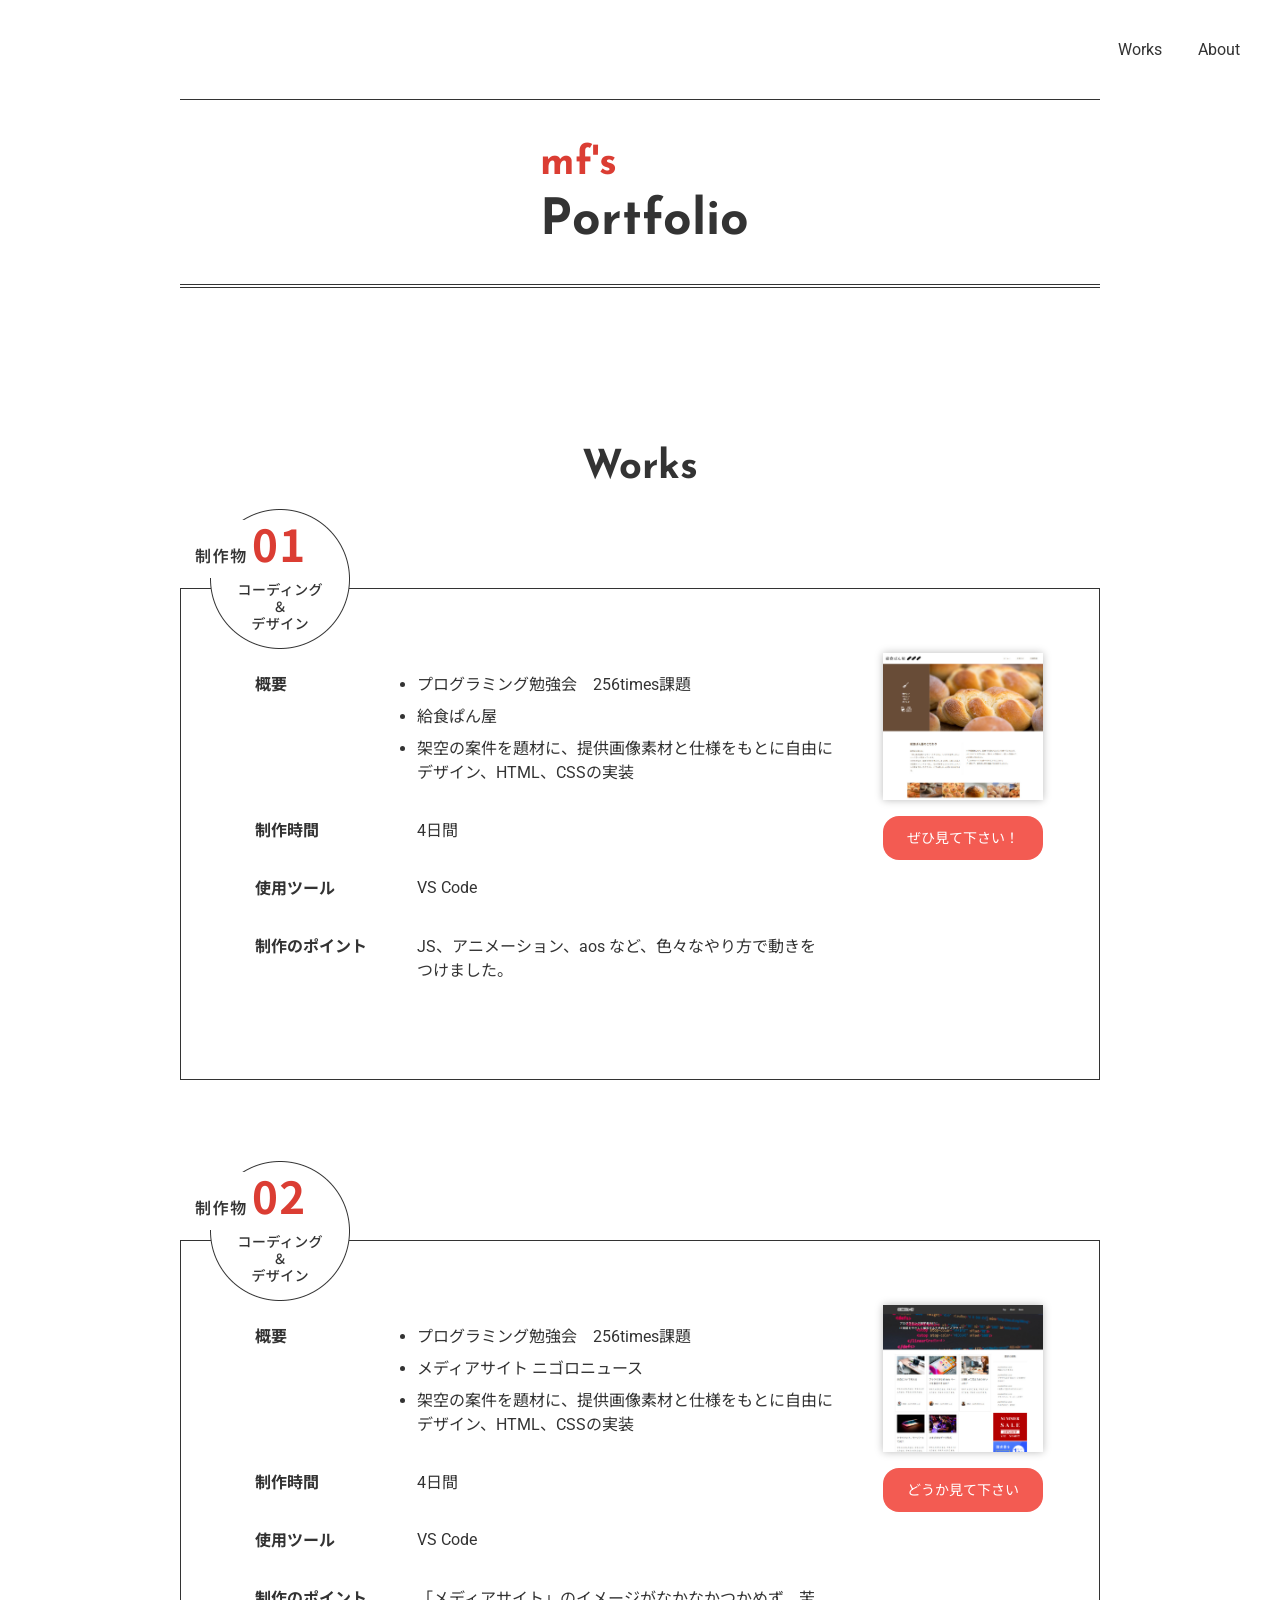
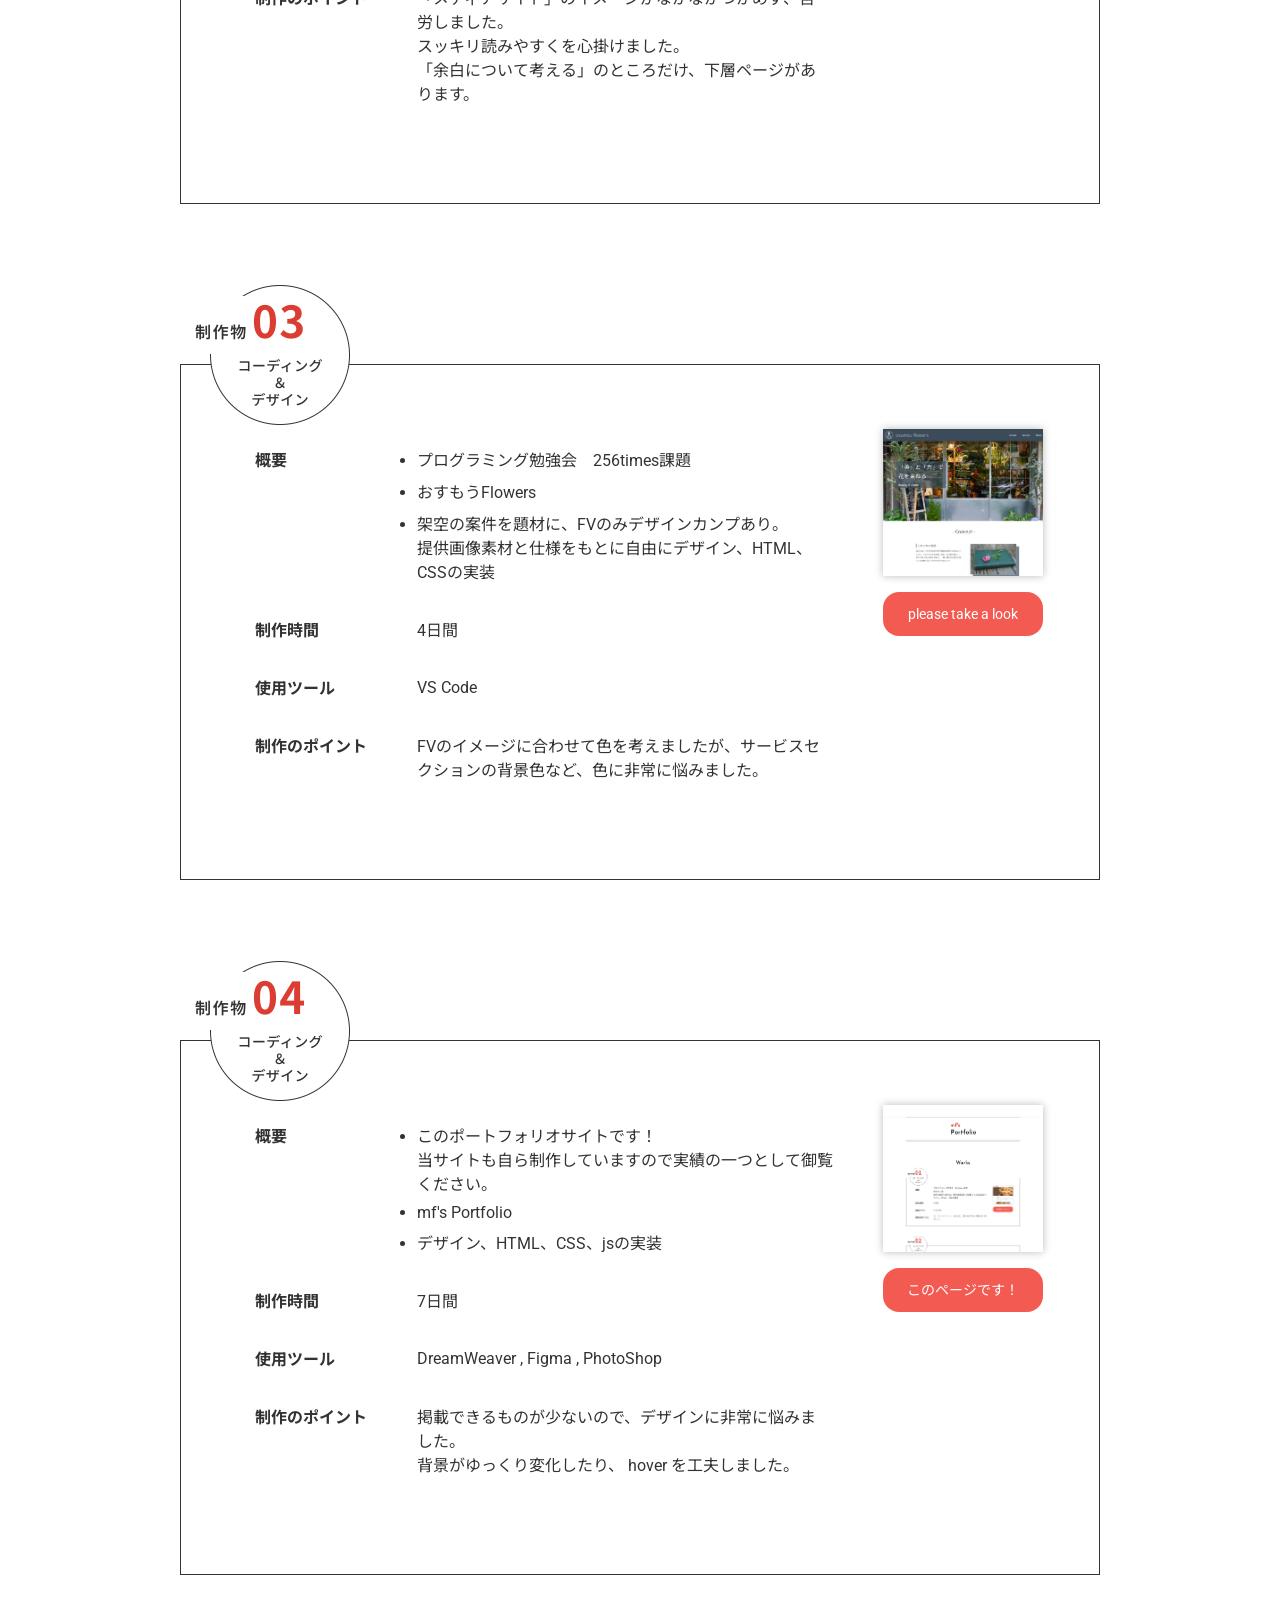
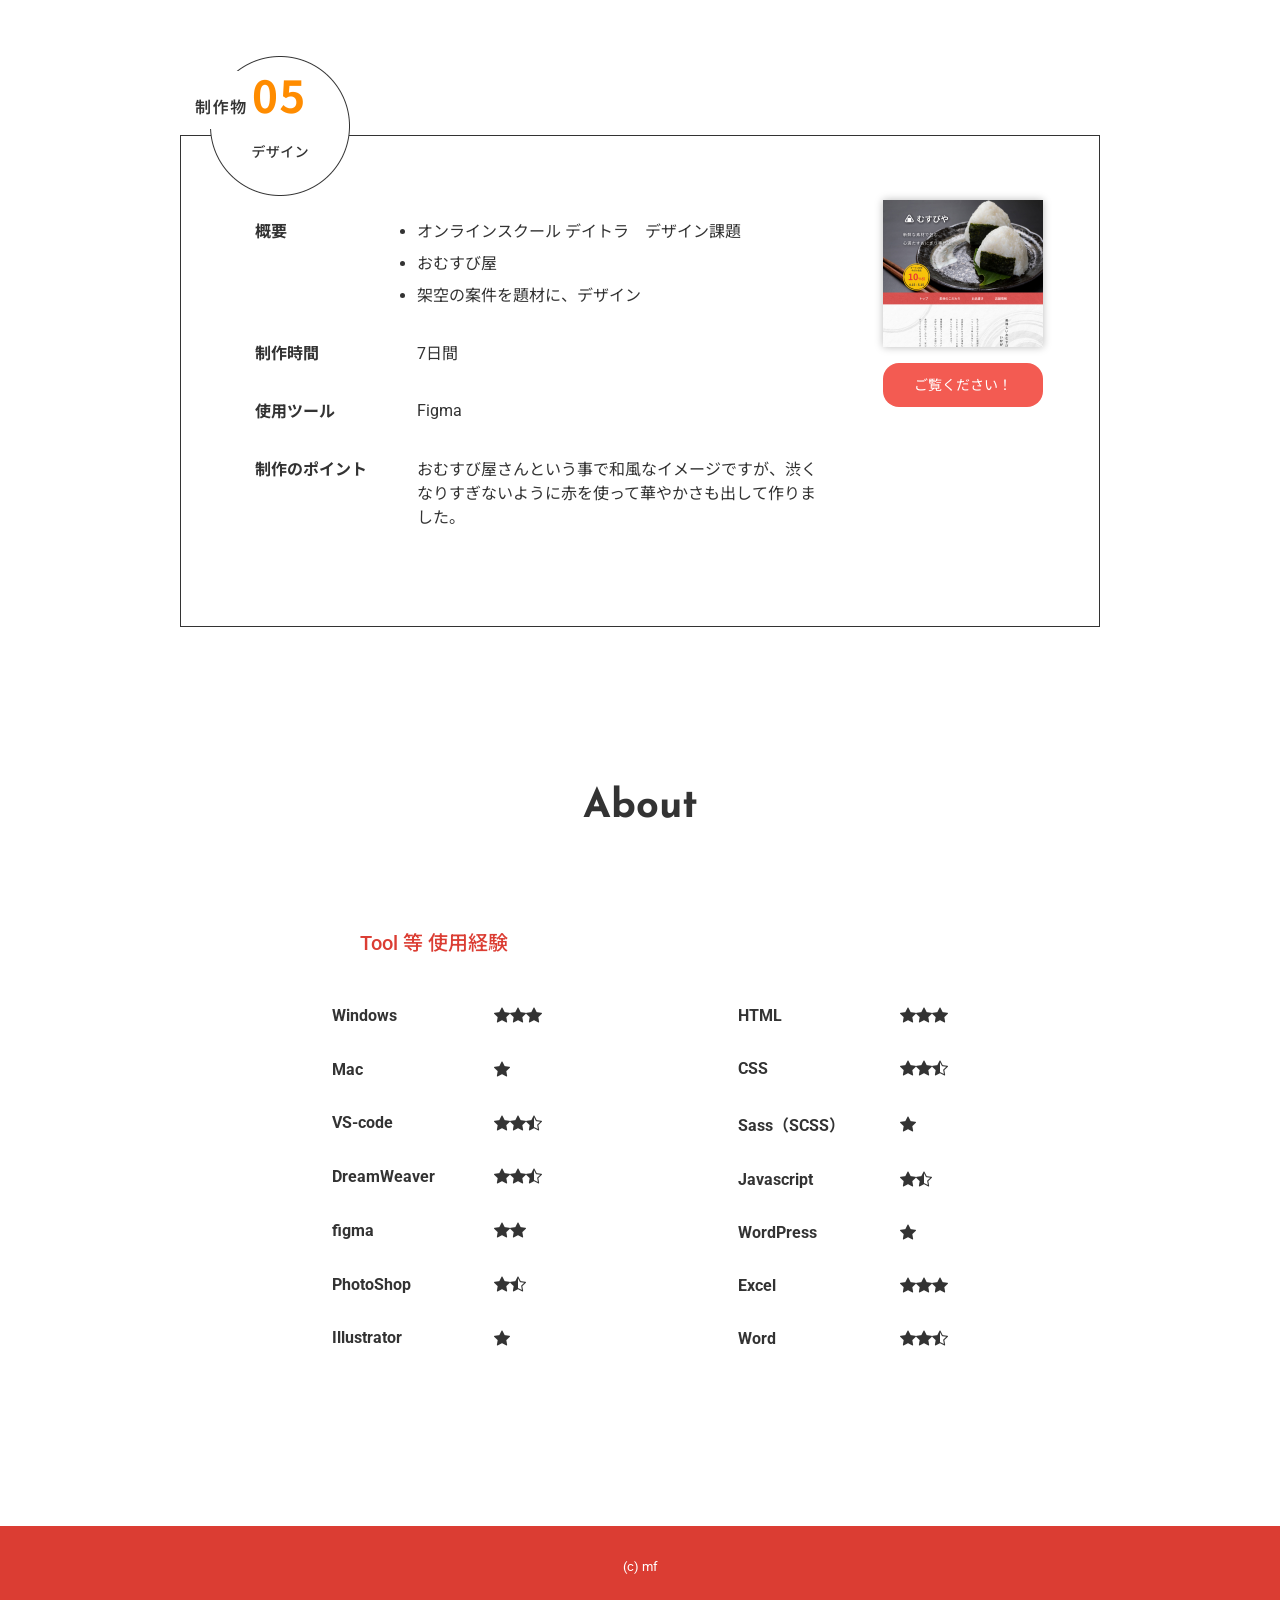
<file: index.html>
<!DOCTYPE html>
<html lang="ja">

<head>
  <meta charset="UTF-8">
  <meta name="viewport" content="width=device-width, initial-scale=1.0">
  <meta name="robots" content="noindex">
  <title>mf's Portfolio</title>
  <link rel="preconnect" href="https://fonts.googleapis.com">
  <link rel="preconnect" href="https://fonts.gstatic.com" crossorigin>
  <link
    href="https://fonts.googleapis.com/css2?family=Josefin+Sans:ital,wght@0,100..700;1,100..700&family=Noto+Sans+JP:wght@100..900&family=Roboto:ital,wght@0,100;0,300;0,400;0,500;0,700;0,900;1,100;1,300;1,400;1,500;1,700;1,900&display=swap"
    rel="stylesheet">
  <link rel="stylesheet" href="https://cdn.jsdelivr.net/npm/bootstrap-icons@1.11.3/font/bootstrap-icons.min.css">
  <link rel="stylesheet" href="https://unpkg.com/aos@next/dist/aos.css">
  <link rel="stylesheet" href="css/style3.css">
</head>

<body>
  <div id="first-view">
    <div class="first-view-text"><span>mf's</span> Portfolio</div>
  </div>
  <div class="bg">
    <header>
      <nav>
        <ul class="header-nav">
          <li><a href="#works">Works</a></li>
          <li><a href="#about">About</a></li>
        </ul>
      </nav>
    </header>
    <div class="wrapper">
      <div class="container">
        <main>
          <div class="hero">
            <h1>
              <span>mf's</span><br>
              Portfolio
            </h1>
          </div>
          <section id="works">
            <h2>Works</h2>
            <div class="works work1">
              <h3 class="work-number"><img src="images/work-title01.png" alt="制作物1" width="169"></h3>
              <div class="works-inner">
                <table class="works-table">
                  <tr>
                    <th>概要</th>
                    <td class="td-first">
                      <ul class="table-ul">
                        <li>プログラミング勉強会　256times課題</li>
                        <li>給食ぱん屋</li>
                        <li>架空の案件を題材に、提供画像素材と仕様をもとに自由にデザイン、HTML、CSSの実装</li>
                      </ul>
                    </td>
                  </tr>
                  <tr>
                    <th>制作時間</th>
                    <td>4日間</td>
                  </tr>
                  <tr>
                    <th>使用ツール</th>
                    <td>VS Code</td>
                  </tr>
                  <tr>
                    <th>制作のポイント</th>
                    <td>JS、アニメーション、aos など、色々なやり方で動きをつけました。</td>
                  </tr>
                </table>
                <div class="work-img">
                  <img src="images/work1.jpg" alt="制作物1" width="160">
                  <a href="kyusyokupanya/index.html" target="_blank">
                    <p id="js-more1" class="more">ぜひ見て下さい！</p>
                  </a>
                </div>
              </div>
            </div>
            <div class="works work2">
              <h3 class="work-number"><img src="images/work-title02.png" alt="制作物2" width="169"></h3>
              <div class="works-inner">
                <table class="works-table">
                  <tr>
                    <th>概要</th>
                    <td class="td-first">
                      <ul class="table-ul">
                        <li>プログラミング勉強会　256times課題</li>
                        <li>メディアサイト ニゴロニュース</li>
                        <li>架空の案件を題材に、提供画像素材と仕様をもとに自由にデザイン、HTML、CSSの実装</li>
                      </ul>
                    </td>
                  </tr>
                  <tr>
                    <th>制作時間</th>
                    <td>4日間</td>
                  </tr>
                  <tr>
                    <th>使用ツール</th>
                    <td>VS Code</td>
                  </tr>
                  <tr>
                    <th>制作のポイント</th>
                    <td>「メディアサイト」のイメージがなかなかつかめず、苦労しました。<br>スッキリ読みやすくを心掛けました。<br>
                      「余白について考える」のところだけ、下層ページがあります。</td>
                  </tr>
                </table>
                <div class="work-img">
                  <img src="images/work2.jpg" alt="制作物2" width="160">
                  <a href="nigoro-times/index.html" target="_blank">
                    <p id="js-more2" class="more">どうか見て下さい</p>
                  </a>
                </div>
              </div>
            </div>
            <div class="works work3">
              <h3 class="work-number"><img src="images/work-title03.png" alt="制作物3" width="169"></h3>
              <div class="works-inner">
                <table class="works-table">
                  <tr>
                    <th>概要</th>
                    <td class="td-first">
                      <ul class="table-ul">
                        <li>プログラミング勉強会　256times課題</li>
                        <li>おすもうFlowers</li>
                        <li>架空の案件を題材に、FVのみデザインカンプあり。<br>提供画像素材と仕様をもとに自由にデザイン、HTML、CSSの実装</li>
                      </ul>
                    </td>
                  </tr>
                  <tr>
                    <th>制作時間</th>
                    <td>4日間</td>
                  </tr>
                  <tr>
                    <th>使用ツール</th>
                    <td>VS Code</td>
                  </tr>
                  <tr>
                    <th>制作のポイント</th>
                    <td>FVのイメージに合わせて色を考えましたが、サービスセクションの背景色など、色に非常に悩みました。</td>
                  </tr>
                </table>
                <div class="work-img">
                  <img src="images/work3.jpg" alt="制作物3" width="160">
                  <a href="osumouflowers/index.html" target="_blank">
                    <p id="js-more3" class="more">please take a look</p>
                  </a>
                </div>
              </div>
            </div>
            <div class="works work4">
              <h3 class="work-number"><img src="images/work-title04.png" alt="制作物4" width="169"></h3>
              <div class="works-inner">
                <table class="works-table">
                  <tr>
                    <th>概要</th>
                    <td class="td-first">
                      <ul class="table-ul">
                        <li>
                          このポートフォリオサイトです！<br>
                          当サイトも自ら制作していますので実績の一つとして御覧ください。
                        </li>
                        <li>mf's Portfolio</li>
                        <li>デザイン、HTML、CSS、jsの実装</li>
                      </ul>
                    </td>
                  </tr>
                  <tr>
                    <th>制作時間</th>
                    <td>7日間</td>
                  </tr>
                  <tr>
                    <th>使用ツール</th>
                    <td>DreamWeaver , Figma , PhotoShop</td>
                  </tr>
                  <tr>
                    <th>制作のポイント</th>
                    <td>掲載できるものが少ないので、デザインに非常に悩みました。<br>背景がゆっくり変化したり、 hover を工夫しました。</td>
                  </tr>
                </table>
                <div class="work-img">
                  <img src="images/work4.jpg" alt="制作物4" width="160">

                  <p id="js-more4" class="more">このページです！</p>
                </div>
              </div>
            </div>
            <div class="works work5">
              <h3 class="work-number work-number-orange"><img src="images/work-title05.png" alt="制作物5" width="169"></h3>
              <div class="works-inner">
                <table class="works-table">
                  <tr>
                    <th>概要</th>
                    <td class="td-first">
                      <ul class="table-ul">
                        <li>オンラインスクール デイトラ　デザイン課題</li>
                        <li>おむすび屋</li>
                        <li>架空の案件を題材に、デザイン</li>
                      </ul>
                    </td>
                  </tr>
                  <tr>
                    <th>制作時間</th>
                    <td>7日間</td>
                  </tr>
                  <tr>
                    <th>使用ツール</th>
                    <td>Figma</td>
                  </tr>
                  <tr>
                    <th>制作のポイント</th>
                    <td>おむすび屋さんという事で和風なイメージですが、渋くなりすぎないように赤を使って華やかさも出して作りました。</td>
                  </tr>
                </table>
                <div class="work-img">
                  <img src="images/design1.jpg" alt="制作物5" width="160">
                  <a href="images/Frame1.jpg" target="_blank">
                    <p id="js-more5" class="more">ご覧ください！</p>
                  </a>
                </div>
              </div>
            </div>
          </section>

          <section id="about">
            <h2>About</h2>
            <h3 class="skill-title">Tool 等 使用経験</h3>
            <div class="skill-table">
              <table class="skill-table1">
                <tr>
                  <th>Windows</th>
                  <td class="skill-td"><i class="bi bi-star-fill"></i><i class="bi bi-star-fill"></i><i
                      class="bi bi-star-fill"></i></td>
                </tr>
                <tr>
                  <th>Mac</th>
                  <td class="skill-td"><i class="bi bi-star-fill"></i></td>
                </tr>
                <tr>
                  <th>VS-code</th>
                  <td class="skill-td"><i class="bi bi-star-fill"></i><i class="bi bi-star-fill"></i><i
                      class="bi bi-star-half"></i></td>
                </tr>
                <tr>
                  <th>DreamWeaver</th>
                  <td class="skill-td"><i class="bi bi-star-fill"></i><i class="bi bi-star-fill"></i><i
                      class="bi bi-star-half"></i></td>
                </tr>
                <tr>
                  <th>figma</th>
                  <td class="skill-td"><i class="bi bi-star-fill"></i><i class="bi bi-star-fill"></i></td>
                </tr>
                <tr>
                  <th>PhotoShop</th>
                  <td class="skill-td"><i class="bi bi-star-fill"></i><i class="bi bi-star-half"></i></td>
                </tr>
                <tr>
                  <th>Illustrator</th>
                  <td class="skill-td"><i class="bi bi-star-fill"></i></td>
                </tr>
              </table>

              <table class="skill-table2">
                <tr>
                  <th>HTML</th>
                  <td class="skill-td"><i class="bi bi-star-fill"></i><i class="bi bi-star-fill"></i><i
                      class="bi bi-star-fill"></i></td>
                </tr>
                <tr>
                  <th>CSS</th>
                  <td class="skill-td"><i class="bi bi-star-fill"></i><i class="bi bi-star-fill"></i><i
                      class="bi bi-star-half"></i></td>
                </tr>
                <tr>
                  <th>Sass（SCSS）</th>
                  <td class="skill-td"><i class="bi bi-star-fill"></i></td>
                </tr>
                <tr>
                  <th>Javascript</th>
                  <td class="skill-td"><i class="bi bi-star-fill"></i><i class="bi bi-star-half"></i></td>
                </tr>
                <tr>
                  <th>WordPress</th>
                  <td class="skill-td"><i class="bi bi-star-fill"></i></td>
                </tr>
                <tr>
                  <th>Excel</th>
                  <td class="skill-td"><i class="bi bi-star-fill"></i><i class="bi bi-star-fill"></i><i
                      class="bi bi-star-fill"></i></td>
                </tr>
                <tr>
                  <th>Word</th>
                  <td class="skill-td"><i class="bi bi-star-fill"></i><i class="bi bi-star-fill"></i><i
                      class="bi bi-star-half"></i></td>
                </tr>
              </table>
            </div>
          </section>
        </main>
      </div>
    </div>
    <footer><small>(c) mf</small></footer>
  </div>

  <a href="#" class="to-top" data-aos="fade-up" data-aos-anchor="#about" data-aos-offset="0"><i
      class="bi bi-chevron-bar-up"></i></a>

  <script src="https://unpkg.com/aos@next/dist/aos.js"></script>
  <script>
    AOS.init();
  </script>
  <script src="js/main.js"></script>

</body>

</html>
</file>
<file: css/style3.css>
/*共通*/
* {
  box-sizing: border-box;
}

:root {
  --text-color: #333;
  --accent-color: #db3d33;
  --hover_before-color: #f35b52;
  --accent-font: "Josefin Sans";
}

html {
  scroll-behavior: smooth;
}

body,
h1,
h2,
h3,
p {
  margin: 0;
}

body {
  font-family: "Roboto", "Noto Sans JP", sans-serif;
  color: var(--text-color);
}

a {
  text-decoration: none;
  color: var(--text-color);
}

a:hover {
  color: var(--accent-color);
}

ul {
  /* list-style: none; */
  padding: 0;
}

img {
  max-width: 100%;
}

.wrapper {
  max-width: 1000px;
  width: calc(100% - 64px);
  margin: 0 auto;
  background: #fff;
}

.container {
  /*padding: 56px;*/
  width: calc(100% - 80px);
  margin: 0 auto;
}

section {
  margin-top: 160px;
}

th {
  width: 160px;
  padding: 16px;
  text-align: left;
  vertical-align: top;
}

td {
  padding: 16px;
}

/*背景*/
.bg {
  animation: bg-color 16s infinite;
}

@keyframes bg-color {
  0% {
    background-color: #fff;
    background-image: radial-gradient(#feecd2 20%, transparent 20%), radial-gradient(#feecd2 20%, transparent 20%);
    background-size: 40px 40px;
    background-position: 0 0, 20px 20px;
  }

  50% {
    background-color: #fff;
    background-image: radial-gradient(#eee 20%, transparent 20%), radial-gradient(#eee 20%, transparent 20%);
    background-size: 40px 40px;
    background-position: 0 0, 20px 20px;
  }

  100% {
    background-color: #fff;
    background-image: radial-gradient(#feecd2 20%, transparent 20%), radial-gradient(#feecd2 20%, transparent 20%);
    background-size: 40px 40px;
    background-position: 0 0, 20px 20px;
  }
}

/*最初画面*/
#first-view {
  width: 100vw;
  height: 100vh;
  transition: all 3s;
  background-color: var(--accent-color);
  position: fixed;
  top: 0;
  left: 0;
  z-index: 2;
}

.first-view-text {
  padding: 48px;
  color: #fff;
  font-size:
    /*320px*/
    22vw;
  font-weight: 100;
  font-family: var(--accent-font);
}

.loaded {
  opacity: 0;
  visibility: hidden;
}

/*header*/
header {
  padding: 24px;
  background: #fff;
  /* border-bottom: 1px solid pink; */
}

.header-nav {
  text-align: right;
}

.header-nav li {
  display: inline-block;
  margin: 0 16px;
}

/*hero*/
.hero {
  padding: 32px 4px;
  border-top: 1px solid var(--text-color);
  border-bottom: 4px double var(--text-color);
}

h1 {
  width: 200px;
  margin: 0 auto;
  font-family: var(--accent-font);
  font-size: 50px;
  line-height: 1.2;
}

h1 span {
  color: var(--accent-color);
  font-size: 40px;
}

/*works*/
section h2 {
  font-family: var(--accent-font);
  font-size: 40px;
  margin: 24px 0 100px;
  text-align: center;
}

.works {
  padding: 40px 56px 80px;
  border: 1px solid var(--text-color);
  position: relative;
}

.works+.works {
  margin-top: 160px;
}

.work-number {
  position: absolute;
  top: -80px;
  left: 10px;
}

.works-inner {
  margin-top: 24px;
  display: flex;
  justify-content: space-between;
  gap: 40px;
}

.works-table {
  flex: 2;
}

.td-first {
  padding: 0;
}

.table-ul {
  padding-left: 1em;
}

.table-ul li {
  margin-top: 8px;
}

.work-img {
  max-width: 100%;
}

.work-img img {
  margin: 0 auto;
  display: block;
  box-shadow: 0px 0px 8px #bbb;
}

.more {
  width: 100%;
  line-height: 2;
  margin-top: 16px;
  padding: 8px;
  font-size: 14px;
  color: #ffffff;
  text-align: center;
  background: var(--hover_before-color);
  border-radius: 16px;
}

.more:hover {
  background: var(--accent-color);
  cursor: pointer;
}

#js-more4:active {
  animation: roll 0.5s 3;
}

@keyframes roll {
  0% {
    transform: rotateZ(0deg);
  }

  100% {
    transform: rotateZ(360deg);
  }
}

/*About*/
#about {
  padding-bottom: 160px;
}

.skill-title {
  margin-left: 180px;
  font-size: 20px;
  font-weight: 500;
  color: var(--accent-color);
}

.skill-table {
  margin-top: 32px;
  display: flex;
  justify-content: center;
  gap: 160px;
}

footer {
  height: 80px;
  background: var(--accent-color);
  text-align: center;
  line-height: 80px;
  color: #fff;
}

/*戻るボタン*/
.to-top {
  width: 80px;
  height: 80px;
  line-height: 80px;
  background: #fff;
  position: fixed;
  bottom: 16px;
  right: 16px;
  border: 2px solid #bbb;
  border-radius: 50%;
  color: var(--accent-color);
  font-size: 40px;
  text-align: center;
}

@media (max-width: 768px) {
  body {
    background: none;
  }

  .wrapper {
    box-shadow: none;
  }

  .works-inner {
    display: block;
  }

  .works {
    padding: 40px 16px 80px;
  }

  .works-inner table {
    margin-top: 32px;
  }

  .works-table th,
  .works-table td {
    width: 100%;
    display: block;
  }

  .work-img {
    margin-top: 24px;
  }

  /*About*/
  .skill-title {
    margin-left: 0;
    text-align: center;
  }

  .skill-table {
    display: block;
  }

  footer {
    border-radius: 0;
  }
}
</file>
